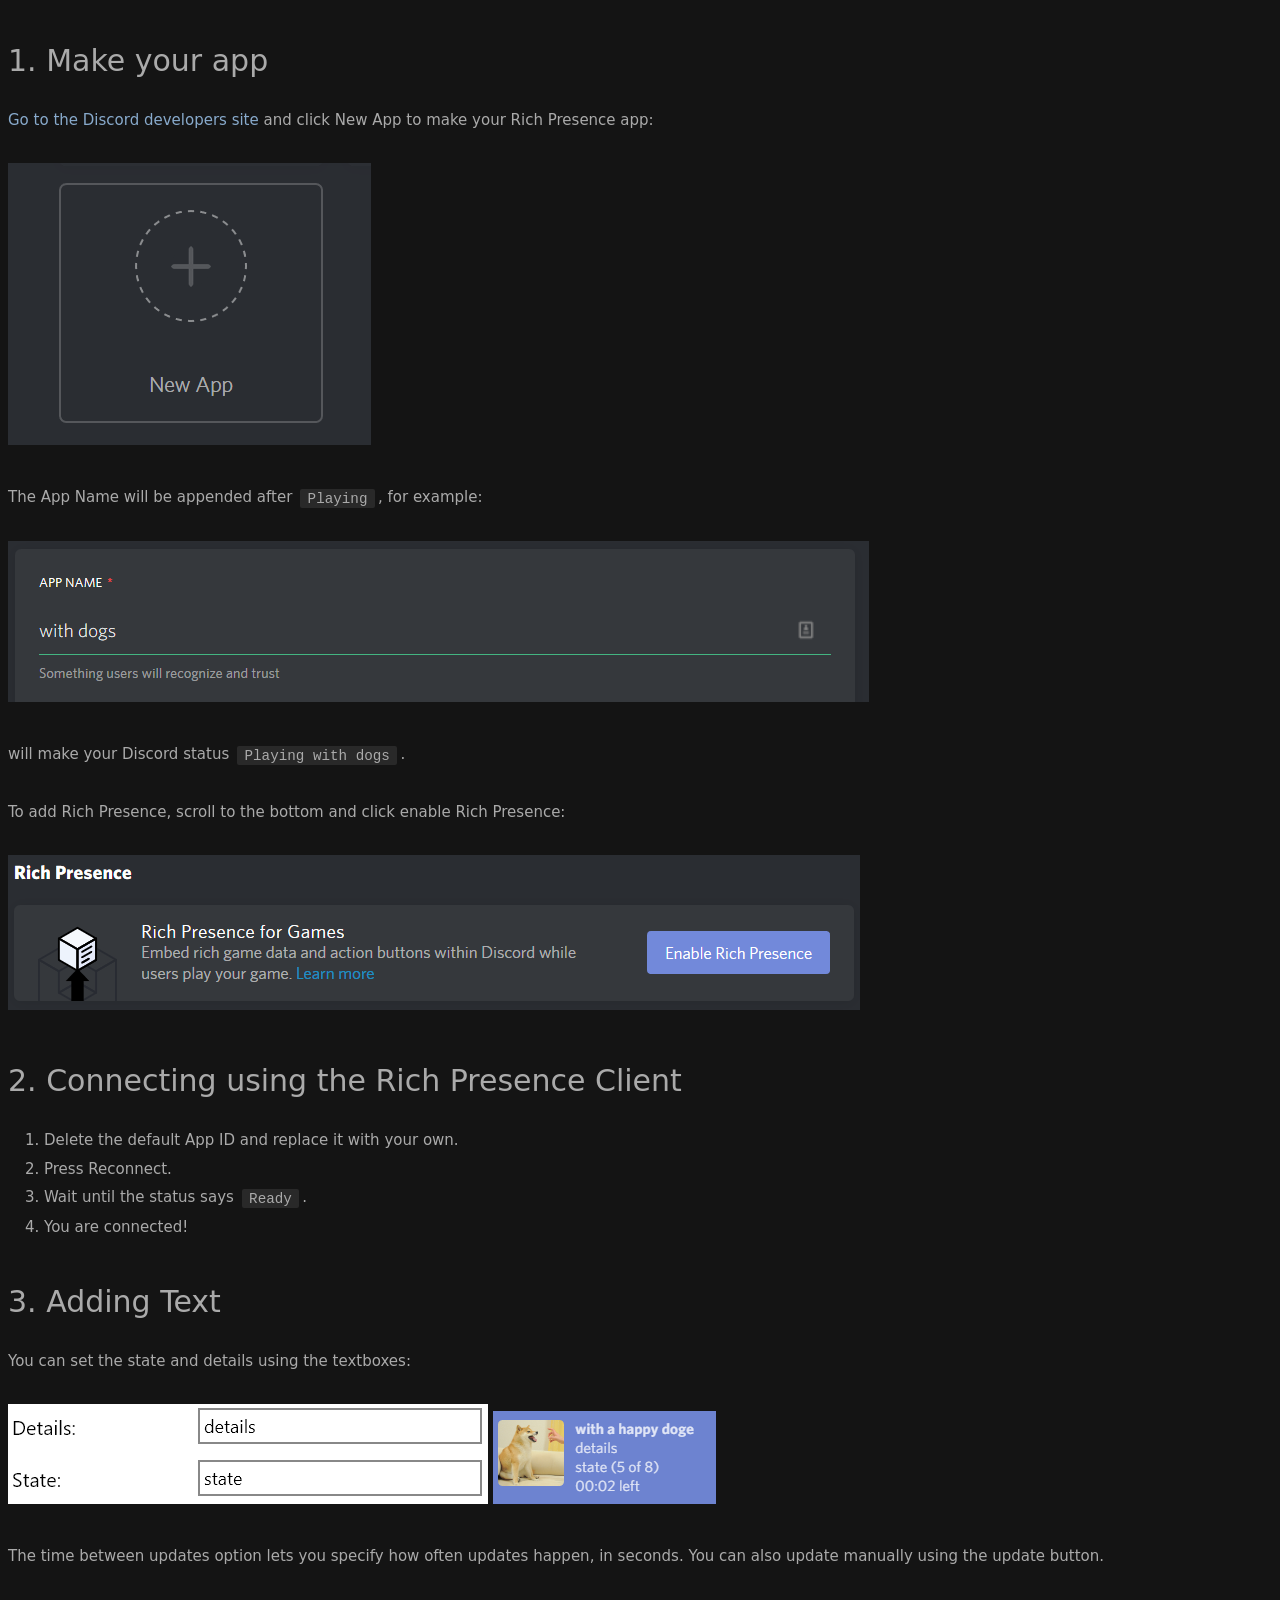
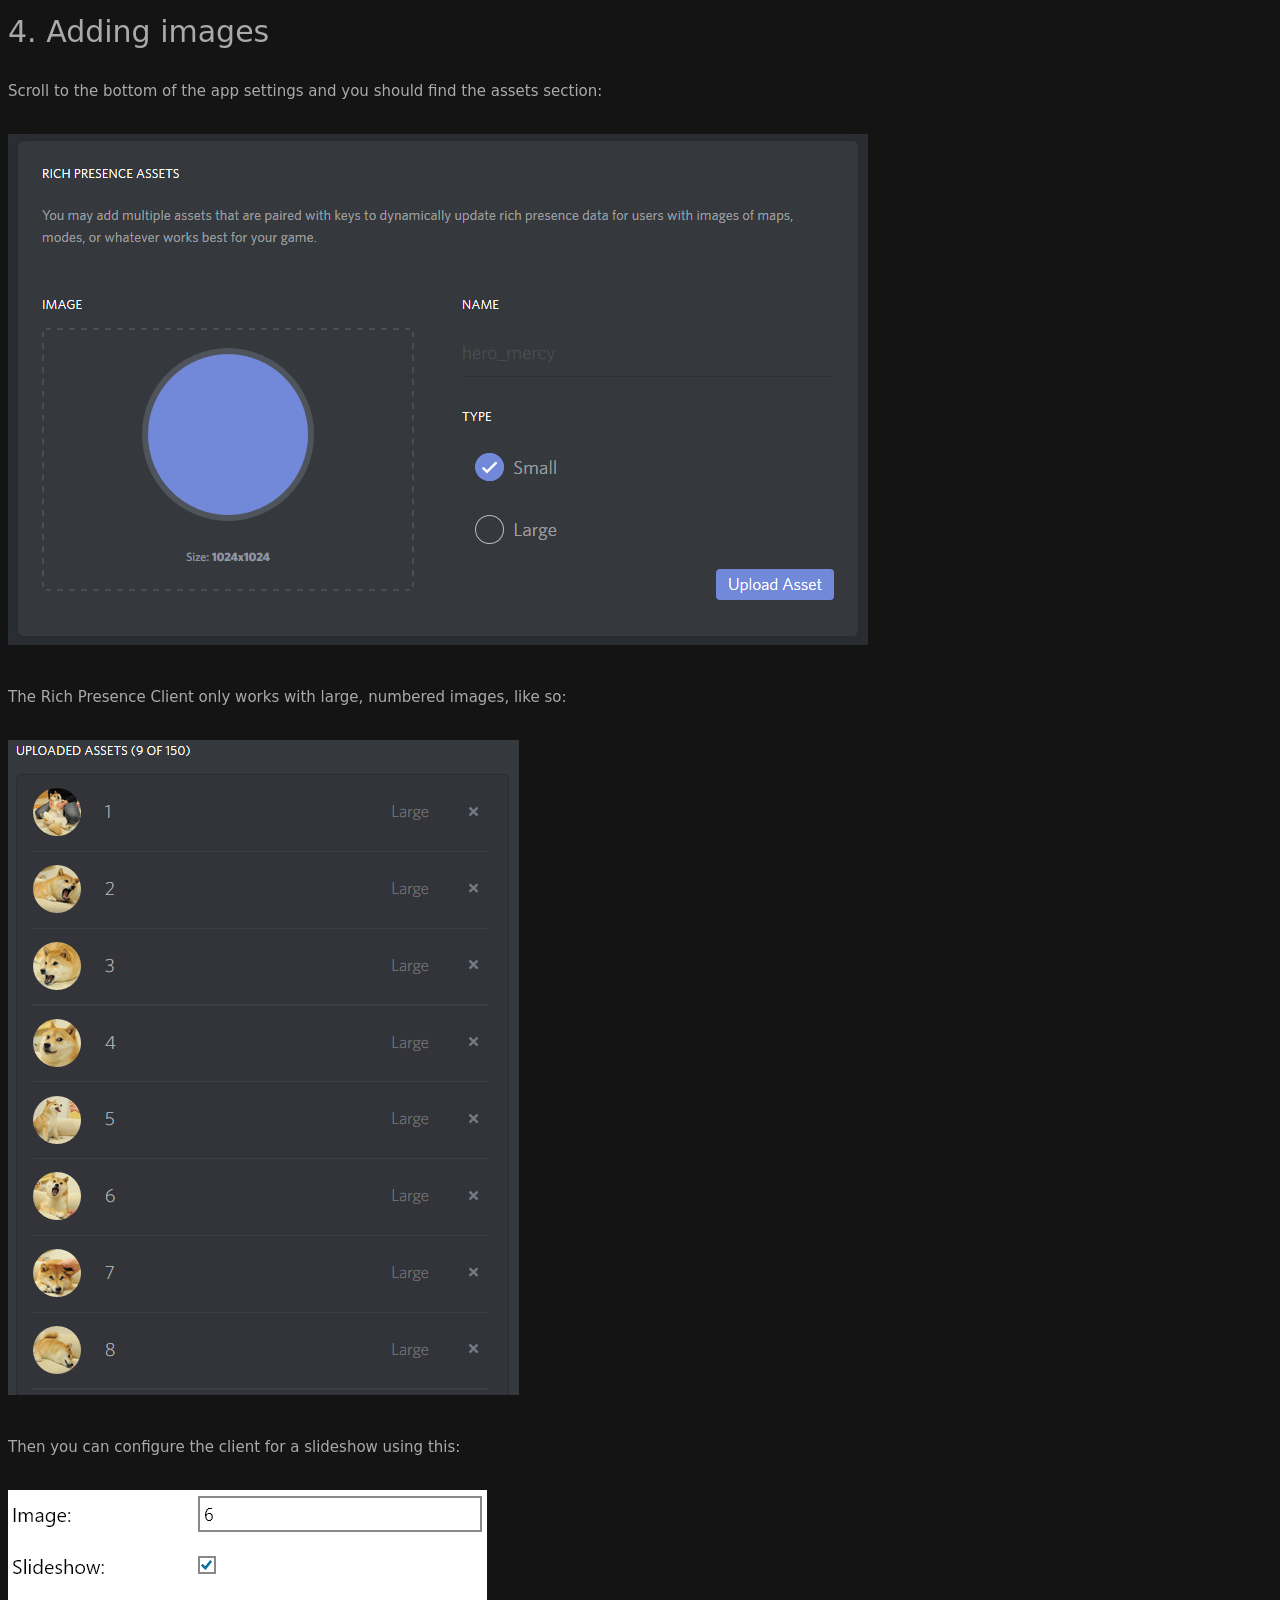
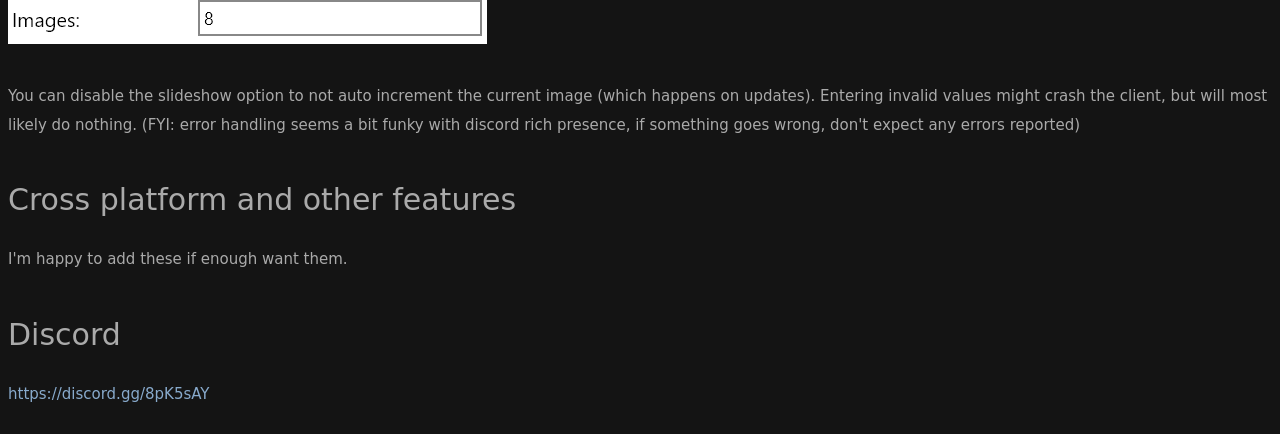
<file: HOWTO.html>
<!doctype html>
<html>
<head>
<meta charset="UTF-8">
<meta name="viewport" content="width=device-width initial-scale=1">
<title>README.md</title>
<style type="text/css">
.content {
  padding: 86.45px 90px
}
</style>
<style type="text/css">
.content {
  position: relative;
  width: 100%;
  margin: 0 auto;
  max-width: 700px; /* 700px is the width of the post in Medium */
}

/* hide TOC(table of contents). it's height is calculated from the original container */
.content--buffer .table-of-contents {
  height: 0;
}

.content > :first-child,
.content > :first-child > * /* nested blocks */ {
  margin-top: 0;
}

.content > :last-child,
.content > :last-child > * /* nested blocks */ {
  margin-bottom: 0;
}

.mermaid {
  margin-bottom:  1.9rem;
}

.page-break {
  page-break-before: always;
}

@media print {
  /* fix | code blocks in PDF export are trimmed */
  .content pre {
    white-space: pre-wrap;
  }
}
</style>
<style type="text/css">



/*
 * Read-only
 *
 * To add a theme:
 *   1. Add a .css file to the same folder.
 *   2. Restart the app. */

::selection {
  background: rgba(255,255,255,.1);
}

:root {
  --line-height: 1.9rem;

  background: hsl(0,0%,8%);
  color: #aaa;
  font-family: system-ui, sans-serif;
  font-size: 15px;
  font-weight: 400;
  line-height:  1.9rem;
}

.content {
  max-width: 626px;
}

/* Quotes
   ---------------- */

blockquote {
  border-left: .2rem solid #333;
  color: #777;
  margin-left: 0;
  padding-left: 1rem;
  position: relative;
}

/* Headings
   ---------------- */

h1,
h2,
h3,
h4,
h5,
h6 {
  font-family: system-ui;
  font-weight: normal;
  line-height: normal;
  margin-bottom:  1.9rem;
  margin-top: calc(1.5 *  1.9rem);
}

h1 {
  font-size: 2rem;
}

h2 {
  font-size: 1.7rem;
}

h3,
h4,
h5,
h6 {
  font-size: 1.4rem;
}

h1 > code,
h2 > code,
h3 > code,
h4 > code,
h5 > code,
h6 > code {
  font-size: inherit;
  line-height: 0;
}

/* Paragraphs */

p {
  margin-bottom:  1.9rem;
}

/* Inlines
   ---------------- */

a[href] {
  color: #8ac;
  text-decoration: none;
}

a[href] img {
  /* hide link underline */
  box-shadow: 0 10px 0 #fff;
}

kbd {
  border: 2px solid #ddd;
  border-bottom: 3px solid #ddd;
  border-radius: 4px;
  font-family: 'Roboto Mono', monospace;
  font-size: 1rem;
  margin: 0 .2rem;
  padding: .2rem .6rem;
}

/* Media
   ---------------- */

img {
  max-width: 100%;
}

/* Rules
   ---------------- */

hr {
  border: none;
  border-top: .2rem solid #333;
  box-sizing: border-box;
  height: 0;
  padding: 0;
  margin-bottom:  1.9rem;
}

/* Tables
   ---------------- */

table {
  border-collapse: collapse;
  border-top: .3rem solid #333;
  margin-bottom:  1.9rem;
  width: 100%;
}

table td,
table th {
  padding: calc( 1.9rem / 4) .6rem;
}

table td:first-child,
table th:first-child {
  padding-left: 0;
}

table td:last-child,
table th:last-child {
  padding-right: 0;
}

table th {
  font-weight: normal;
  text-align: left;
}

table tbody tr:first-child {
  border-top: .2rem solid #333;
}

table tbody tr:last-child {
  border-bottom: .3rem solid #333;
}

/* Unordered Lists
   ---------------- */

ul {
  list-style: disc;
  padding-left: 2.4rem;
  margin-bottom:  1.9rem;
}

/* Ordered Lists
   ---------------- */

ol {
  padding-left: 2.4rem;
  margin-bottom:  1.9rem;
}

ol ul,
ol ol,
ul ol,
ul ul {
  margin-bottom: 0;
  padding-left: 2.4rem;
}

ol ol,
ul ol {
  list-style-type: lower-roman;
}

/* Tasks
   ---------------- */

.task-list-item {
  list-style-type: none;
}

.task-list-item input {
  font-size: 1rem;
  margin: 0 0 0 -1.6rem;
  vertical-align: middle;
  width: 1.3rem;
}

.task-list-item p {
  margin-bottom: calc(.5 *  1.9rem);
}

/* Math
   ---------------- */

.katex-display {
  padding: 0.6rem 0;
  font-size: 2rem;
  overflow-x: auto;
  border-radius: 4px;
  margin-bottom: 28px;
  text-align: left;
}

.katex--error {
  color: #777;
}

/* Code Blocks
   ---------------- */

code {
  background: #292929;
  border-radius: 2px;
  color: #aaa;
  font-family: 'Roboto Mono', monospace;
  font-size: .95rem;
  margin: 0 .2rem;
  padding: .1rem .5rem;
}

.content > pre {
  background: #292929;
  font-family: 'Fira Mono', monospace;
  margin-bottom:  1.9rem;
  padding: calc(.5 *  1.9rem) 1.2rem;
  tab-size: 4;
  overflow-x: auto;
}

.content > pre code {
  background: none;
  border: none;
  margin: 0;
  padding: 0;
}

/* Code
   ---------------- */

.token.comment,
.token.prolog,
.token.doctype,
.token.cdata {
  color: #777;
}

.token.operator,
.token.punctuation {
  color: #999;
}

.token.selector,
.token.attr-name,
.token.entity,
.token.url {
  color: #987;
}

.token.tag,
.token.constant,
.token.keyword {
  color: #a7a;
}

.token.function,
.token.attr-value {
  color: #68a;
}

.token.number,
.token.boolean,
.token.regex,
.token.string {
  color: #6a8;
}

.token.variable,
.token.property,
.token.key {
  color: #a66;
}

/* Print
   ---------------- */

@media print {
  :root {
    font-size: 14px !important;
  }
}

</style>
</head>
<body>
<h1 id="1-make-your-app">1. Make your app</h1>
<p><a href="https://discordapp.com/developers/applications/me">Go to the Discord developers site</a> and click New App to make your Rich Presence app:</p>
<p><img src="img/2018-07-09-14-37-29.png" alt="2018-07-09-14-37-29"></p>
<p>The App Name will be appended after <code>Playing</code>, for example:</p>
<p><img src="img/2018-07-09-22-57-46.png" alt="2018-07-09-22-57-46"></p>
<p>will make your Discord status <code>Playing with dogs</code>.</p>
<p>To add Rich Presence, scroll to the bottom and click enable Rich Presence:</p>
<p><img src="img/2018-07-09-14-39-38.png" alt="2018-07-09-14-39-38"></p>
<h1 id="2-connecting-using-the-rich-presence-client">2. Connecting using the Rich Presence Client</h1>
<ol>
<li>Delete the default App ID and replace it with your own.</li>
<li>Press Reconnect.</li>
<li>Wait until the status says <code>Ready</code>.</li>
<li>You are connected!</li>
</ol>
<h1 id="3-adding-text">3. Adding Text</h1>
<p>You can set the state and details using the textboxes:</p>
<p><img src="img/2018-07-10-01-05-33.png" alt="2018-07-10-01-05-33">
<img src="img/2018-07-10-01-05-13.png" alt="2018-07-10-01-05-13"></p>
<p>The time between updates option lets you specify how often updates happen, in seconds. You can also update manually using the update button.</p>
<h1 id="4-adding-images">4. Adding images</h1>
<p>Scroll to the bottom of the app settings and you should find the assets section:</p>
<p><img src="img/2018-07-10-00-51-32.png" alt="2018-07-10-00-51-32"></p>
<p>The Rich Presence Client only works with large, numbered images, like so:</p>
<p><img src="img/2018-07-10-00-53-11.png" alt="2018-07-10-00-53-11"></p>
<p>Then you can configure the client for a slideshow using this:</p>
<p><img src="img/2018-07-10-01-01-49.png" alt="2018-07-10-01-01-49"></p>
<p>You can disable the slideshow option to not auto increment the current image (which happens on updates).
Entering invalid values might crash the client, but will most likely do nothing. (FYI: error handling seems a bit funky with discord rich presence, if something goes wrong, don't expect any errors reported)</p>
<h1 id="cross-platform-and-other-features">Cross platform and other features</h1>
<p>I'm happy to add these if enough want them.</p>
<h1 id="discord">Discord</h1>
<p><a href="https://discord.gg/8pK5sAY">https://discord.gg/8pK5sAY</a></p>

</body>
</html>
</file>
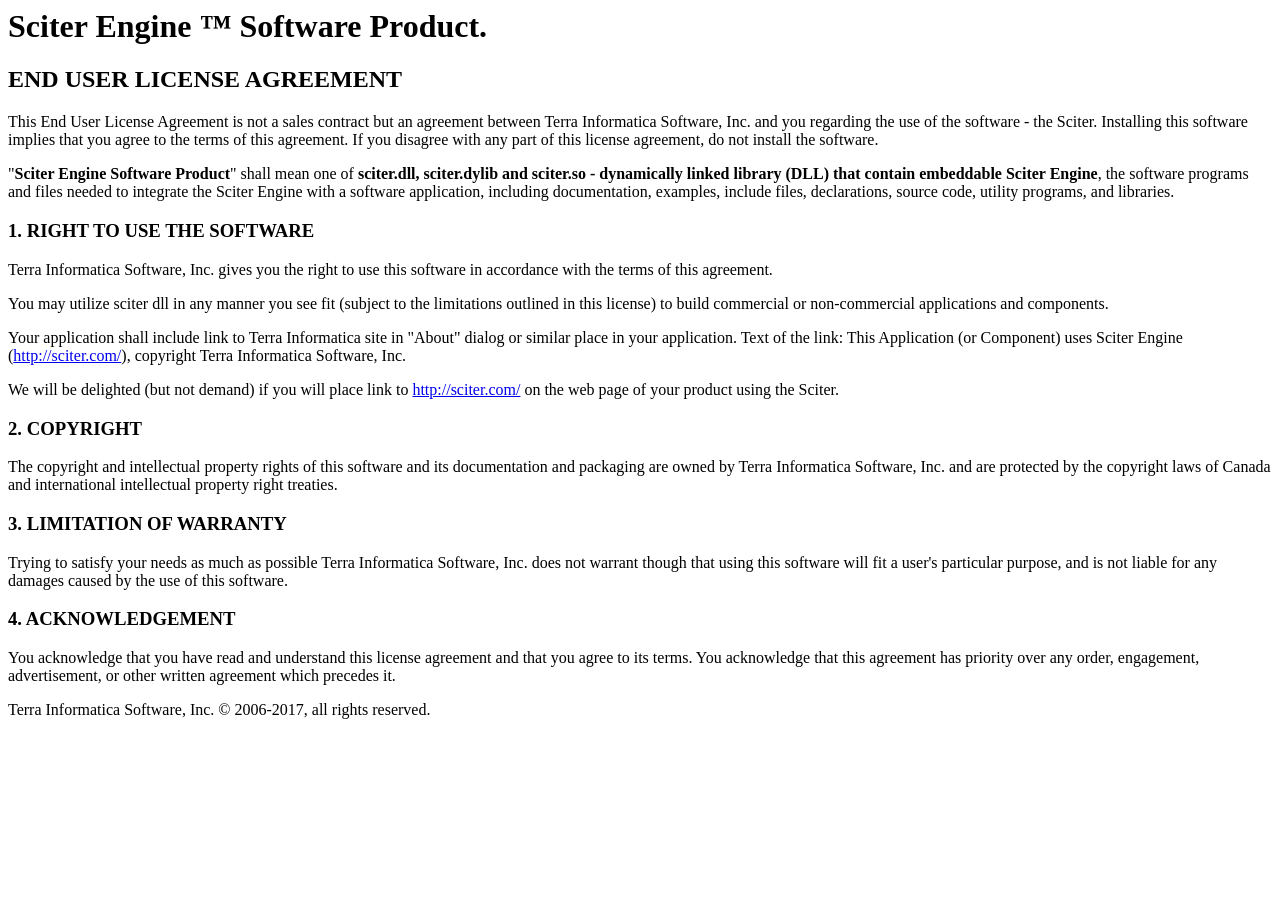
<file: license.htm>
﻿<html>
  <head>
    <title>Sciter end user license agreement</title>
  </head>
<body>
<h1>Sciter Engine ™ Software Product.</h1>
<h2>END USER LICENSE AGREEMENT</h2>
<p>This End User License Agreement is not a sales contract but an agreement between Terra Informatica Software, Inc. and you regarding the use of the software - the Sciter. Installing this software implies that you agree to the terms of this agreement. If you disagree with any part of this license agreement, do not install the software.</p>
<p>&quot;<strong>Sciter Engine Software Product</strong>&quot; shall mean one of <strong>sciter.dll, sciter.dylib and sciter.so&nbsp;- dynamically linked library (DLL) that contain embeddable Sciter Engine</strong>, the software programs and files needed to integrate the Sciter Engine with a software application, including documentation, examples, include files, declarations, source code, utility programs, and libraries.</p>
<h3>1. RIGHT TO USE THE SOFTWARE</h3>
<p>Terra Informatica Software, Inc. gives you the right to use this software in accordance with the terms of this agreement.</p>
<p>You may utilize sciter dll in any manner you see fit (subject to the limitations outlined in this license) to build commercial or non-commercial applications and components.</p>
<p>Your application shall include link to Terra Informatica site in &quot;About&quot; dialog or similar place in your application. Text of the link: This Application (or Component) uses Sciter Engine (<a href="http://sciter.com">http://sciter.com/</a>), copyright Terra Informatica Software, Inc.</p>
<p>We will be delighted (but not demand) if you will place link to <a href="http://sciter.com">http://sciter.com/</a> on the web page of your product using the Sciter.</p>
<h3>2. COPYRIGHT</h3>
<p>The copyright and intellectual property rights of this software and its documentation and packaging are owned by Terra Informatica Software, Inc. and are protected by the copyright laws of Canada and international intellectual property right treaties. &nbsp;</p>
<h3>3. LIMITATION OF WARRANTY</h3>
<p>Trying to satisfy your needs as much as possible Terra Informatica Software, Inc. does not warrant though that using this software will fit a user's particular purpose, and is not liable for any damages caused by the use of this software.</p>
<h3>4. ACKNOWLEDGEMENT</h3>
<p>You acknowledge that you have read and understand this license agreement and that you agree to its terms. You acknowledge that this agreement has priority over any order, engagement, advertisement, or other written agreement which precedes it.</p>
<p>Terra Informatica Software, Inc. © 2006-2017, all rights reserved.</p>
</body>
</html>
</file>
